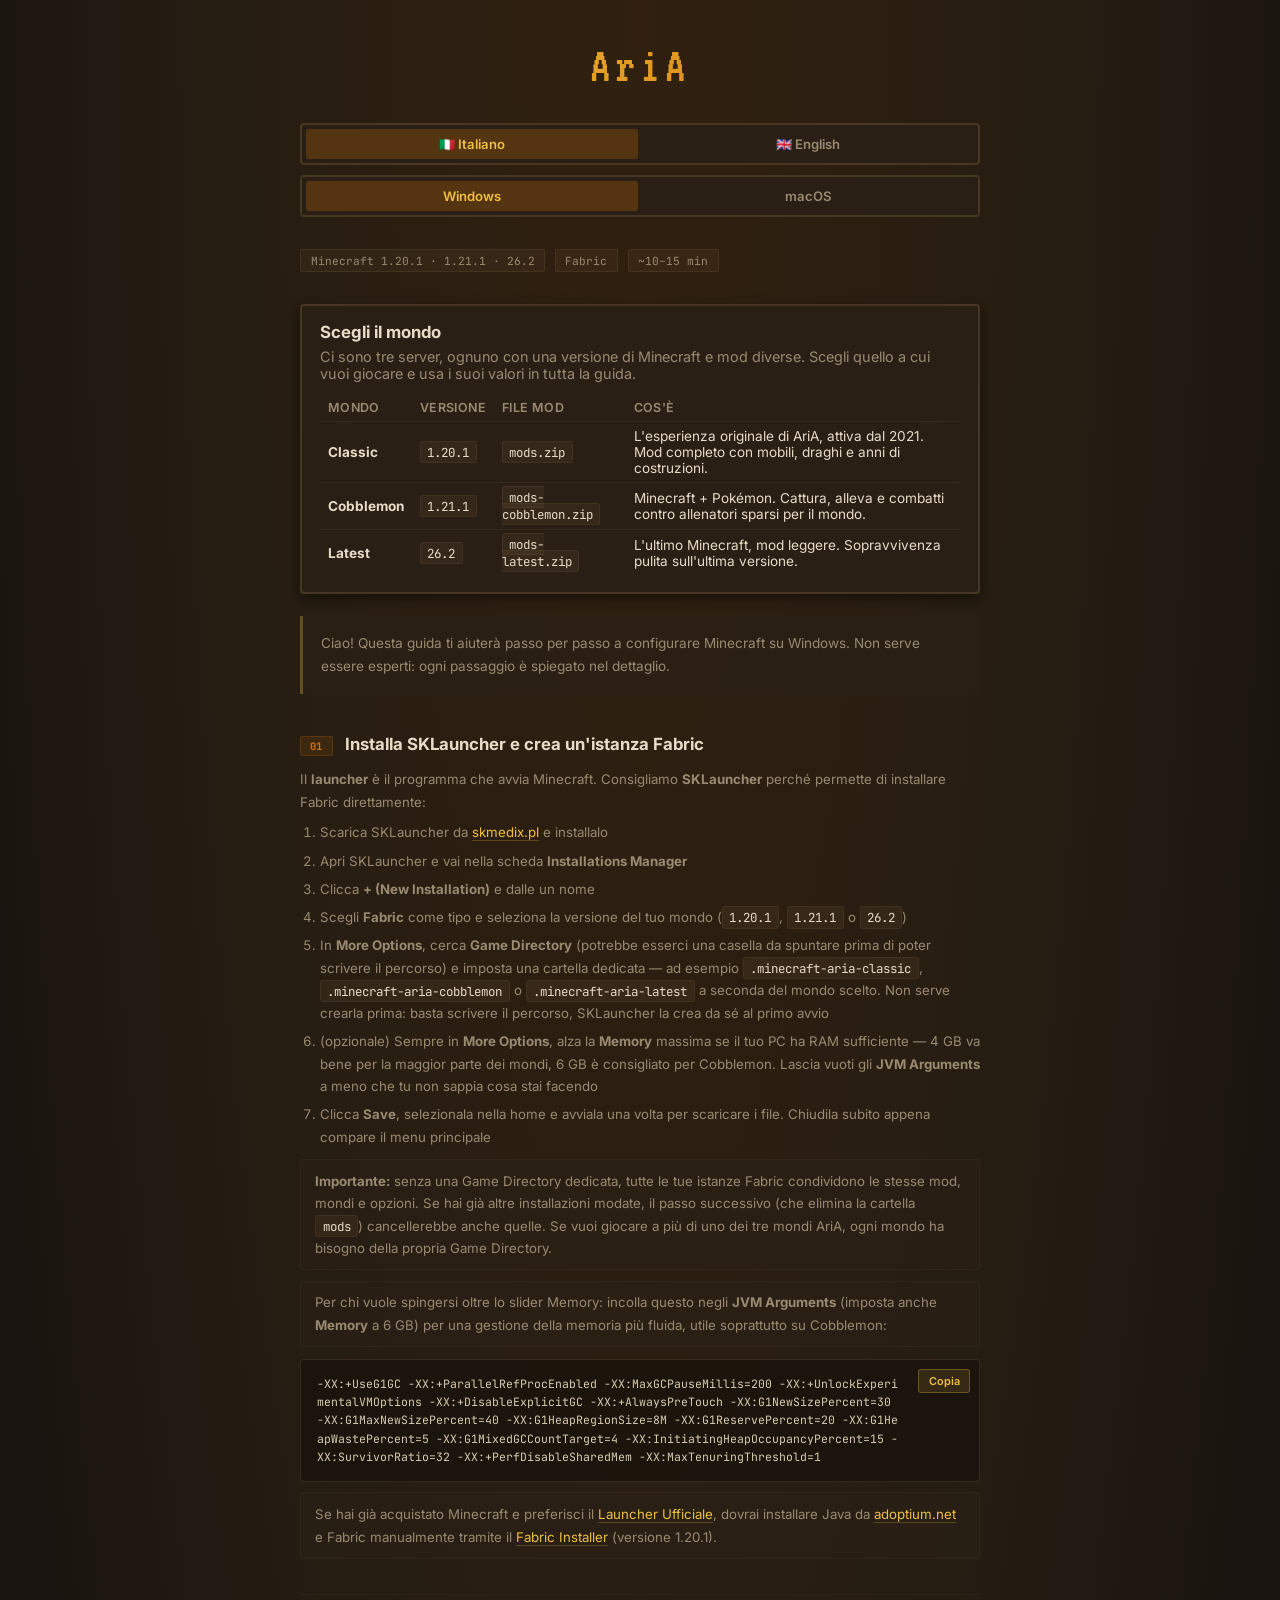
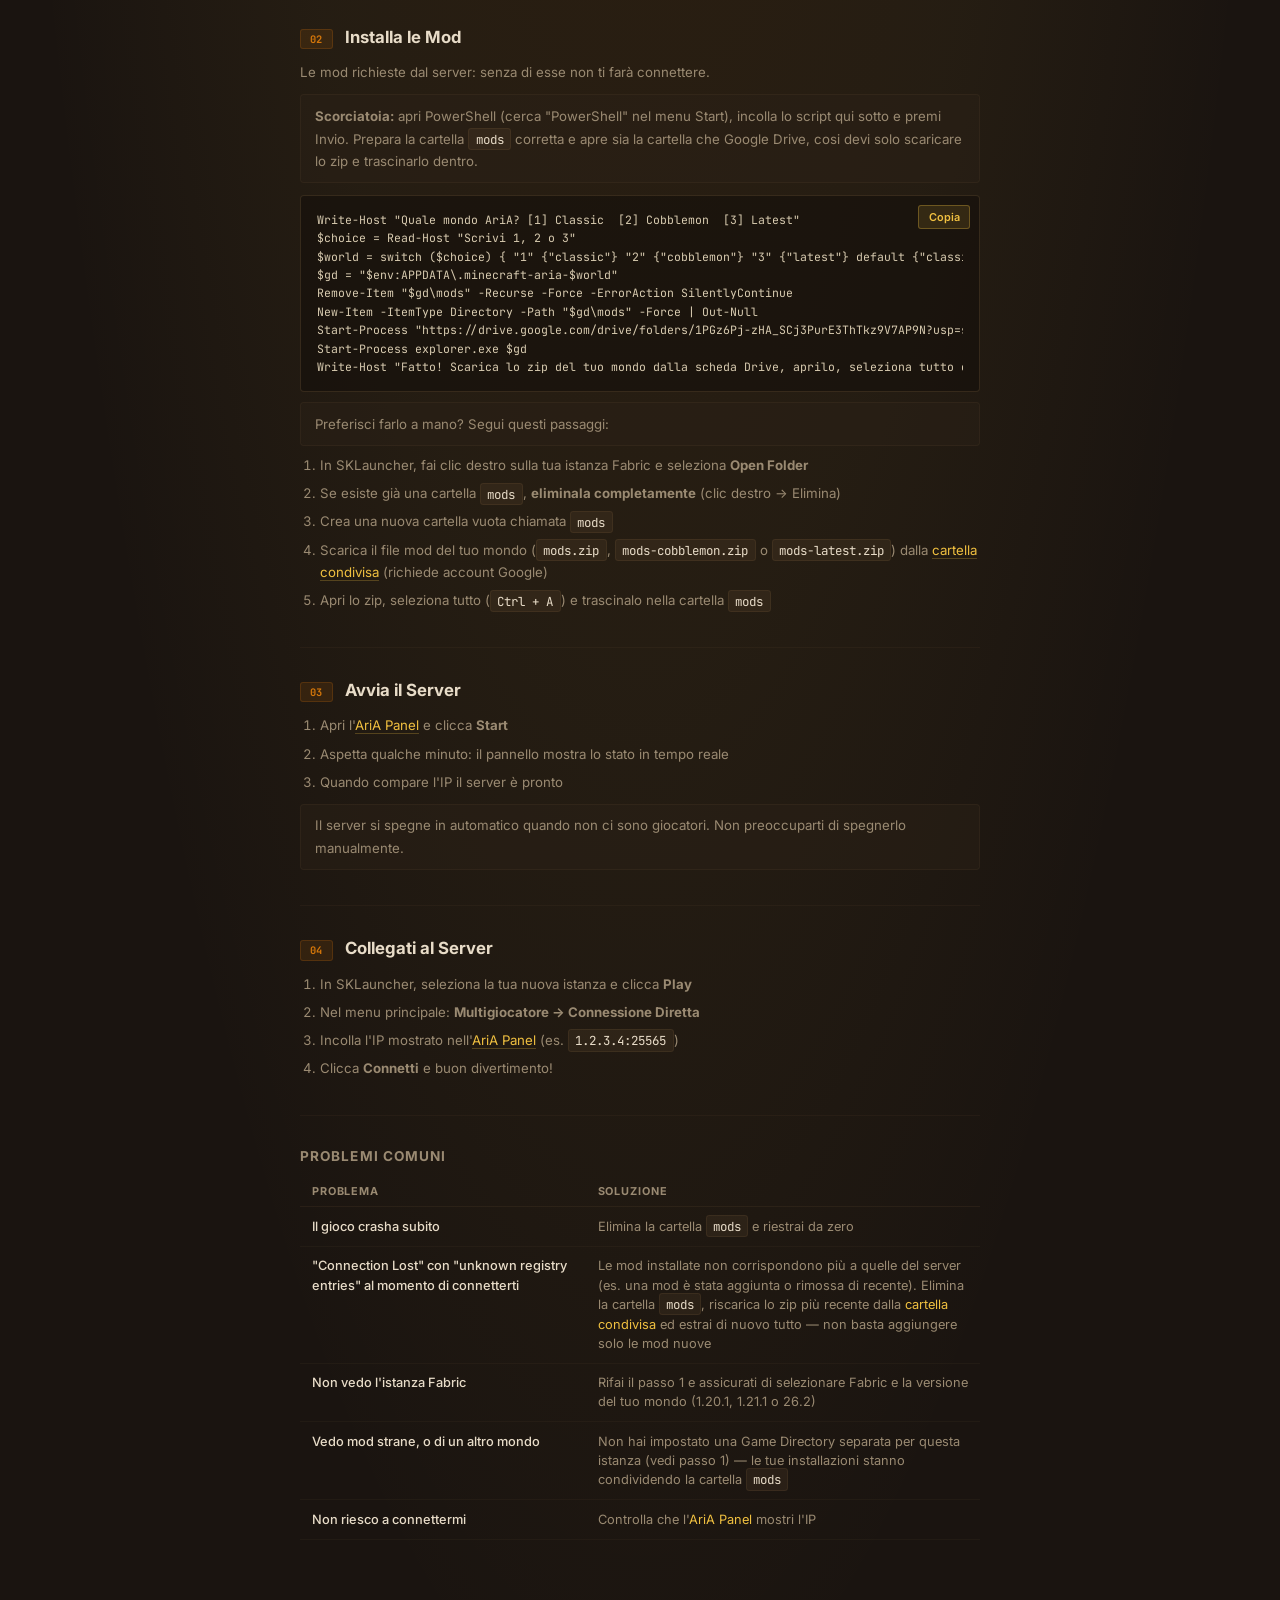
<file: index.html>
<!doctype html>
<html lang="en">
<head>
  <meta charset="utf-8">
  <meta name="viewport" content="width=device-width, initial-scale=1">
  <title>AriA Server: Setup Guide</title>
  <link rel="stylesheet" href="style.css">
  <style>
    /* ── Toggles ── */
    .toggles {
      display: flex;
      flex-direction: column;
      gap: 0.6rem;
      margin-bottom: 2rem;
    }
    .toggle-group {
      display: flex;
      background: rgba(42, 32, 22, 0.9);
      border: 2px solid rgba(139, 109, 68, 0.3);
      border-radius: 4px;
      padding: 0.25rem;
      gap: 0.25rem;
    }
    .toggle-btn {
      flex: 1;
      padding: 0.45rem 0.5rem;
      border: none;
      border-radius: 3px;
      background: transparent;
      color: #9a8a72;
      font-family: 'Inter', system-ui, sans-serif;
      font-size: 0.82rem;
      font-weight: 600;
      cursor: pointer;
      transition: background 0.15s, color 0.15s;
    }
    .toggle-btn.active {
      background: rgba(212, 118, 10, 0.25);
      color: #f0c040;
    }
    .toggle-btn:hover:not(.active) { color: #e8dcc8; }

    .world-pick {
      background: rgba(42, 32, 22, 0.9);
      border: 2px solid rgba(139, 109, 68, 0.3);
      border-radius: 4px;
      padding: 16px 18px;
      margin: 0 0 22px;
      box-shadow: 0 4px 12px rgba(0,0,0,0.5);
    }
    .world-pick h2 { margin: 0 0 6px; font-size: 1.05rem; color: #e8dcc8; }
    .world-pick p { margin: 0 0 12px; font-size: .9rem; color: #9a8a72; }
    .world-pick table { width: 100%; border-collapse: collapse; font-size: .85rem; }
    .world-pick th, .world-pick td { text-align: left; padding: 6px 8px; border-bottom: 1px solid rgba(139, 109, 68, 0.15); color: #e8dcc8; }
    .world-pick th { font-weight: 600; color: #9a8a72; font-size: .78rem; text-transform: uppercase; letter-spacing: .03em; }
    .world-pick tr:last-child td { border-bottom: none; }
    @media (max-width: 560px) { .world-pick table, .world-pick thead, .world-pick tbody,
      .world-pick tr, .world-pick th, .world-pick td { display: block; }
      .world-pick thead { display: none; }
      .world-pick tr { margin-bottom: 10px; border-bottom: 1px solid rgba(139, 109, 68, 0.2); } }
  </style>
</head>
<body>
  <div class="guide-wrap">

    <div style="text-align:center; margin-bottom:2rem;">
      <p class="brand">AriA</p>
    </div>

    <div class="toggles">
      <div class="toggle-group">
        <button class="toggle-btn active" onclick="setLang('it', this)">🇮🇹 Italiano</button>
        <button class="toggle-btn" onclick="setLang('en', this)">🇬🇧 English</button>
      </div>
      <div class="toggle-group">
        <button class="toggle-btn active" onclick="setOs('windows', this)">Windows</button>
        <button class="toggle-btn" onclick="setOs('mac', this)">macOS</button>
      </div>
    </div>

    <!-- ───────────────────────────── IT WINDOWS ───────────────────────────── -->
    <div data-guide="it-windows">

      <div class="meta">
        <span>Minecraft 1.20.1 · 1.21.1 · 26.2</span><span>Fabric</span><span>~10–15 min</span>
      </div>
      <div class="world-pick"><h2>Scegli il mondo</h2><p>Ci sono tre server, ognuno con una versione di Minecraft e mod diverse. Scegli quello a cui vuoi giocare e usa i suoi valori in tutta la guida.</p><table><thead><tr><th>Mondo</th><th>Versione</th><th>File mod</th><th>Cos'è</th></tr></thead><tbody><tr><td><strong>Classic</strong></td><td><code>1.20.1</code></td><td><code>mods.zip</code></td><td>L'esperienza originale di AriA, attiva dal 2021. Mod completo con mobili, draghi e anni di costruzioni.</td></tr><tr><td><strong>Cobblemon</strong></td><td><code>1.21.1</code></td><td><code>mods-cobblemon.zip</code></td><td>Minecraft + Pokémon. Cattura, alleva e combatti contro allenatori sparsi per il mondo.</td></tr><tr><td><strong>Latest</strong></td><td><code>26.2</code></td><td><code>mods-latest.zip</code></td><td>L'ultimo Minecraft, mod leggere. Sopravvivenza pulita sull'ultima versione.</td></tr></tbody></table></div>
      <p class="intro">Ciao! Questa guida ti aiuterà passo per passo a configurare Minecraft su Windows. Non serve essere esperti: ogni passaggio è spiegato nel dettaglio.</p>

      <div class="step">
        <div class="step-header"><span class="step-num">01</span><h2>Installa SKLauncher e crea un'istanza Fabric</h2></div>
        <p>Il <strong>launcher</strong> è il programma che avvia Minecraft. Consigliamo <strong>SKLauncher</strong> perché permette di installare Fabric direttamente:</p>
        <ol>
          <li>Scarica SKLauncher da <a href="https://skmedix.pl/" target="_blank" rel="noopener">skmedix.pl</a> e installalo</li>
          <li>Apri SKLauncher e vai nella scheda <strong>Installations Manager</strong></li>
          <li>Clicca <strong>+ (New Installation)</strong> e dalle un nome</li>
          <li>Scegli <strong>Fabric</strong> come tipo e seleziona la versione del tuo mondo (<code>1.20.1</code>, <code>1.21.1</code> o <code>26.2</code>)</li>
          <li>In <strong>More Options</strong>, cerca <strong>Game Directory</strong> (potrebbe esserci una casella da spuntare prima di poter scrivere il percorso) e imposta una cartella dedicata — ad esempio <code>.minecraft-aria-classic</code>, <code>.minecraft-aria-cobblemon</code> o <code>.minecraft-aria-latest</code> a seconda del mondo scelto. Non serve crearla prima: basta scrivere il percorso, SKLauncher la crea da sé al primo avvio</li>
          <li>(opzionale) Sempre in <strong>More Options</strong>, alza la <strong>Memory</strong> massima se il tuo PC ha RAM sufficiente — 4 GB va bene per la maggior parte dei mondi, 6 GB è consigliato per Cobblemon. Lascia vuoti gli <strong>JVM Arguments</strong> a meno che tu non sappia cosa stai facendo</li>
          <li>Clicca <strong>Save</strong>, selezionala nella home e avviala una volta per scaricare i file. Chiudila subito appena compare il menu principale</li>
        </ol>
        <p class="note"><strong>Importante:</strong> senza una Game Directory dedicata, tutte le tue istanze Fabric condividono le stesse mod, mondi e opzioni. Se hai già altre installazioni modate, il passo successivo (che elimina la cartella <code>mods</code>) cancellerebbe anche quelle. Se vuoi giocare a più di uno dei tre mondi AriA, ogni mondo ha bisogno della propria Game Directory.</p>
        <p class="note">Per chi vuole spingersi oltre lo slider Memory: incolla questo negli <strong>JVM Arguments</strong> (imposta anche <strong>Memory</strong> a 6 GB) per una gestione della memoria più fluida, utile soprattutto su Cobblemon:</p>
        <div class="script-box">
          <button class="script-copy-btn" onclick="copyScript(this)">Copia</button>
          <pre class="wrap">-XX:+UseG1GC -XX:+ParallelRefProcEnabled -XX:MaxGCPauseMillis=200 -XX:+UnlockExperimentalVMOptions -XX:+DisableExplicitGC -XX:+AlwaysPreTouch -XX:G1NewSizePercent=30 -XX:G1MaxNewSizePercent=40 -XX:G1HeapRegionSize=8M -XX:G1ReservePercent=20 -XX:G1HeapWastePercent=5 -XX:G1MixedGCCountTarget=4 -XX:InitiatingHeapOccupancyPercent=15 -XX:SurvivorRatio=32 -XX:+PerfDisableSharedMem -XX:MaxTenuringThreshold=1</pre>
        </div>
        <p class="note">Se hai già acquistato Minecraft e preferisci il <a href="https://www.minecraft.net/it-it/download" target="_blank" rel="noopener">Launcher Ufficiale</a>, dovrai installare Java da <a href="https://adoptium.net/" target="_blank" rel="noopener">adoptium.net</a> e Fabric manualmente tramite il <a href="https://maven.fabricmc.net/net/fabricmc/fabric-installer/1.0.3/fabric-installer-1.0.3.jar">Fabric Installer</a> (versione 1.20.1).</p>
      </div><hr class="divider">

      <div class="step">
        <div class="step-header"><span class="step-num">02</span><h2>Installa le Mod</h2></div>
        <p>Le mod richieste dal server: senza di esse non ti farà connettere.</p>
        <p class="note"><strong>Scorciatoia:</strong> apri PowerShell (cerca "PowerShell" nel menu Start), incolla lo script qui sotto e premi Invio. Prepara la cartella <code>mods</code> corretta e apre sia la cartella che Google Drive, cosi devi solo scaricare lo zip e trascinarlo dentro.</p>
        <div class="script-box">
          <button class="script-copy-btn" onclick="copyScript(this, 'ps-it-win')">Copia</button>
          <pre id="ps-it-win">Write-Host "Quale mondo AriA? [1] Classic  [2] Cobblemon  [3] Latest"
$choice = Read-Host "Scrivi 1, 2 o 3"
$world = switch ($choice) { "1" {"classic"} "2" {"cobblemon"} "3" {"latest"} default {"classic"} }
$gd = "$env:APPDATA\.minecraft-aria-$world"
Remove-Item "$gd\mods" -Recurse -Force -ErrorAction SilentlyContinue
New-Item -ItemType Directory -Path "$gd\mods" -Force | Out-Null
Start-Process "https://drive.google.com/drive/folders/1PGz6Pj-zHA_SCj3PurE3ThTkz9V7AP9N?usp=sharing"
Start-Process explorer.exe $gd
Write-Host "Fatto! Scarica lo zip del tuo mondo dalla scheda Drive, aprilo, seleziona tutto e trascinalo nella cartella mods appena apertasi."</pre>
        </div>
        <p class="note">Preferisci farlo a mano? Segui questi passaggi:</p>
        <ol>
          <li>In SKLauncher, fai clic destro sulla tua istanza Fabric e seleziona <strong>Open Folder</strong></li>
          <li>Se esiste già una cartella <code>mods</code>, <strong>eliminala completamente</strong> (clic destro → Elimina)</li>
          <li>Crea una nuova cartella vuota chiamata <code>mods</code></li>
          <li>Scarica il file mod del tuo mondo (<code>mods.zip</code>, <code>mods-cobblemon.zip</code> o <code>mods-latest.zip</code>) dalla <a href="https://drive.google.com/drive/folders/1PGz6Pj-zHA_SCj3PurE3ThTkz9V7AP9N?usp=sharing" target="_blank" rel="noopener">cartella condivisa</a> (richiede account Google)</li>
          <li>Apri lo zip, seleziona tutto (<code>Ctrl + A</code>) e trascinalo nella cartella <code>mods</code></li>
        </ol>
      </div><hr class="divider">

      <div class="step">
        <div class="step-header"><span class="step-num">03</span><h2>Avvia il Server</h2></div>
        <ol>
          <li>Apri l'<a href="https://aria-mc-server-972697371927.europe-west8.run.app/" target="_blank" rel="noopener">AriA Panel</a> e clicca <strong>Start</strong></li>
          <li>Aspetta qualche minuto: il pannello mostra lo stato in tempo reale</li>
          <li>Quando compare l'IP il server è pronto</li>
        </ol>
        <p class="note">Il server si spegne in automatico quando non ci sono giocatori. Non preoccuparti di spegnerlo manualmente.</p>
      </div><hr class="divider">

      <div class="step">
        <div class="step-header"><span class="step-num">04</span><h2>Collegati al Server</h2></div>
        <ol>
          <li>In SKLauncher, seleziona la tua nuova istanza e clicca <strong>Play</strong></li>
          <li>Nel menu principale: <strong>Multigiocatore → Connessione Diretta</strong></li>
          <li>Incolla l'IP mostrato nell'<a href="https://aria-mc-server-972697371927.europe-west8.run.app/" target="_blank" rel="noopener">AriA Panel</a> (es. <code>1.2.3.4:25565</code>)</li>
          <li>Clicca <strong>Connetti</strong> e buon divertimento!</li>
        </ol>
      </div><hr class="divider">

      <h2 class="trouble-title">Problemi comuni</h2>
      <table class="trouble-table">
        <thead><tr><th>Problema</th><th>Soluzione</th></tr></thead>
        <tbody>
          <tr><td>Il gioco crasha subito</td><td>Elimina la cartella <code>mods</code> e riestrai da zero</td></tr>
          <tr><td>"Connection Lost" con "unknown registry entries" al momento di connetterti</td><td>Le mod installate non corrispondono più a quelle del server (es. una mod è stata aggiunta o rimossa di recente). Elimina la cartella <code>mods</code>, riscarica lo zip più recente dalla <a href="https://drive.google.com/drive/folders/1PGz6Pj-zHA_SCj3PurE3ThTkz9V7AP9N?usp=sharing" target="_blank" rel="noopener">cartella condivisa</a> ed estrai di nuovo tutto — non basta aggiungere solo le mod nuove</td></tr>
          <tr><td>Non vedo l'istanza Fabric</td><td>Rifai il passo 1 e assicurati di selezionare Fabric e la versione del tuo mondo (1.20.1, 1.21.1 o 26.2)</td></tr>
          <tr><td>Vedo mod strane, o di un altro mondo</td><td>Non hai impostato una Game Directory separata per questa istanza (vedi passo 1) — le tue installazioni stanno condividendo la cartella <code>mods</code></td></tr>
          <tr><td>Non riesco a connettermi</td><td>Controlla che l'<a href="https://aria-mc-server-972697371927.europe-west8.run.app/">AriA Panel</a> mostri l'IP</td></tr>
        </tbody>
      </table>

    </div>

    <!-- ───────────────────────────── IT MAC ───────────────────────────── -->
    <div data-guide="it-mac" style="display:none">

      <div class="meta">
        <span>Minecraft 1.20.1 · 1.21.1 · 26.2</span><span>Fabric</span><span>~10–15 min</span>
      </div>
      <div class="world-pick"><h2>Scegli il mondo</h2><p>Ci sono tre server, ognuno con una versione di Minecraft e mod diverse. Scegli quello a cui vuoi giocare e usa i suoi valori in tutta la guida.</p><table><thead><tr><th>Mondo</th><th>Versione</th><th>File mod</th><th>Cos'è</th></tr></thead><tbody><tr><td><strong>Classic</strong></td><td><code>1.20.1</code></td><td><code>mods.zip</code></td><td>L'esperienza originale di AriA, attiva dal 2021. Mod completo con mobili, draghi e anni di costruzioni.</td></tr><tr><td><strong>Cobblemon</strong></td><td><code>1.21.1</code></td><td><code>mods-cobblemon.zip</code></td><td>Minecraft + Pokémon. Cattura, alleva e combatti contro allenatori sparsi per il mondo.</td></tr><tr><td><strong>Latest</strong></td><td><code>26.2</code></td><td><code>mods-latest.zip</code></td><td>L'ultimo Minecraft, mod leggere. Sopravvivenza pulita sull'ultima versione.</td></tr></tbody></table></div>
      <p class="intro">Ciao! Questa guida ti aiuterà passo per passo a configurare Minecraft su Mac. Non serve essere esperti: ogni passaggio è spiegato nel dettaglio.</p>

      <div class="step">
        <div class="step-header"><span class="step-num">01</span><h2>Installa SKLauncher e crea un'istanza Fabric</h2></div>
        <p>Il <strong>launcher</strong> è il programma che avvia Minecraft. Consigliamo <strong>SKLauncher</strong> perché permette di installare Fabric direttamente:</p>
        <ol>
          <li>Scarica SKLauncher da <a href="https://skmedix.pl/" target="_blank" rel="noopener">skmedix.pl</a> e installalo</li>
          <li>Apri SKLauncher e vai nella scheda <strong>Installations Manager</strong></li>
          <li>Clicca <strong>+ (New Installation)</strong> e dalle un nome</li>
          <li>Scegli <strong>Fabric</strong> come tipo e seleziona la versione del tuo mondo (<code>1.20.1</code>, <code>1.21.1</code> o <code>26.2</code>)</li>
          <li>In <strong>More Options</strong>, cerca <strong>Game Directory</strong> (potrebbe esserci una casella da spuntare prima di poter scrivere il percorso) e imposta una cartella dedicata — ad esempio <code>.minecraft-aria-classic</code>, <code>.minecraft-aria-cobblemon</code> o <code>.minecraft-aria-latest</code> a seconda del mondo scelto. Non serve crearla prima: basta scrivere il percorso, SKLauncher la crea da sé al primo avvio</li>
          <li>(opzionale) Sempre in <strong>More Options</strong>, alza la <strong>Memory</strong> massima se il tuo PC ha RAM sufficiente — 4 GB va bene per la maggior parte dei mondi, 6 GB è consigliato per Cobblemon. Lascia vuoti gli <strong>JVM Arguments</strong> a meno che tu non sappia cosa stai facendo</li>
          <li>Clicca <strong>Save</strong>, selezionala nella home e avviala una volta per scaricare i file. Chiudila subito appena compare il menu principale</li>
        </ol>
        <p class="note"><strong>Importante:</strong> senza una Game Directory dedicata, tutte le tue istanze Fabric condividono le stesse mod, mondi e opzioni. Se hai già altre installazioni modate, il passo successivo (che elimina la cartella <code>mods</code>) cancellerebbe anche quelle. Se vuoi giocare a più di uno dei tre mondi AriA, ogni mondo ha bisogno della propria Game Directory.</p>
        <p class="note">Per chi vuole spingersi oltre lo slider Memory: incolla questo negli <strong>JVM Arguments</strong> (imposta anche <strong>Memory</strong> a 6 GB) per una gestione della memoria più fluida, utile soprattutto su Cobblemon:</p>
        <div class="script-box">
          <button class="script-copy-btn" onclick="copyScript(this)">Copia</button>
          <pre class="wrap">-XX:+UseG1GC -XX:+ParallelRefProcEnabled -XX:MaxGCPauseMillis=200 -XX:+UnlockExperimentalVMOptions -XX:+DisableExplicitGC -XX:+AlwaysPreTouch -XX:G1NewSizePercent=30 -XX:G1MaxNewSizePercent=40 -XX:G1HeapRegionSize=8M -XX:G1ReservePercent=20 -XX:G1HeapWastePercent=5 -XX:G1MixedGCCountTarget=4 -XX:InitiatingHeapOccupancyPercent=15 -XX:SurvivorRatio=32 -XX:+PerfDisableSharedMem -XX:MaxTenuringThreshold=1</pre>
        </div>
        <p class="note">Se hai già acquistato Minecraft e preferisci il <a href="https://www.minecraft.net/it-it/download" target="_blank" rel="noopener">Launcher Ufficiale</a>, dovrai installare Java da <a href="https://adoptium.net/" target="_blank" rel="noopener">adoptium.net</a> e Fabric manualmente tramite il <a href="https://maven.fabricmc.net/net/fabricmc/fabric-installer/1.0.3/fabric-installer-1.0.3.jar">Fabric Installer</a> (versione 1.20.1).</p>
      </div><hr class="divider">

      <div class="step">
        <div class="step-header"><span class="step-num">02</span><h2>Installa le Mod</h2></div>
        <p>Le mod richieste dal server: senza di esse non ti farà connettere.</p>
        <ol>
          <li>In SKLauncher, fai clic destro sulla tua istanza Fabric e seleziona <strong>Open Folder</strong></li>
          <li>Se esiste già una cartella <code>mods</code>, <strong>eliminala</strong> (clic destro → Sposta nel cestino)</li>
          <li>Crea una nuova cartella <code>mods</code></li>
          <li>Scarica il file mod del tuo mondo (<code>mods.zip</code>, <code>mods-cobblemon.zip</code> o <code>mods-latest.zip</code>) dalla <a href="https://drive.google.com/drive/folders/1PGz6Pj-zHA_SCj3PurE3ThTkz9V7AP9N?usp=sharing" target="_blank" rel="noopener">cartella condivisa</a></li>
          <li>Apri lo zip, seleziona tutto (<code>Cmd + A</code>) e trascinalo in <code>mods</code></li>
        </ol>
      </div><hr class="divider">

      <div class="step">
        <div class="step-header"><span class="step-num">03</span><h2>Avvia il Server</h2></div>
        <ol>
          <li>Apri l'<a href="https://aria-mc-server-972697371927.europe-west8.run.app/" target="_blank" rel="noopener">AriA Panel</a> e clicca <strong>Start</strong></li>
          <li>Aspetta qualche minuto: il pannello mostra lo stato in tempo reale</li>
          <li>Quando compare l'IP il server è pronto</li>
        </ol>
        <p class="note">Il server si spegne in automatico quando non ci sono giocatori.</p>
      </div><hr class="divider">

      <div class="step">
        <div class="step-header"><span class="step-num">04</span><h2>Collegati al Server</h2></div>
        <ol>
          <li>In SKLauncher, seleziona la tua nuova istanza e clicca <strong>Play</strong></li>
          <li>Nel menu principale: <strong>Multigiocatore → Connessione Diretta</strong></li>
          <li>Incolla l'IP mostrato nell'<a href="https://aria-mc-server-972697371927.europe-west8.run.app/" target="_blank" rel="noopener">AriA Panel</a> (es. <code>1.2.3.4:25565</code>)</li>
          <li>Clicca <strong>Connetti</strong> e buon divertimento!</li>
        </ol>
      </div><hr class="divider">

      <h2 class="trouble-title">Problemi comuni</h2>
      <table class="trouble-table">
        <thead><tr><th>Problema</th><th>Soluzione</th></tr></thead>
        <tbody>
          <tr><td>Il gioco crasha subito</td><td>Elimina la cartella <code>mods</code> e riestrai da zero</td></tr>
          <tr><td>"Connection Lost" con "unknown registry entries" al momento di connetterti</td><td>Le mod installate non corrispondono più a quelle del server (es. una mod è stata aggiunta o rimossa di recente). Elimina la cartella <code>mods</code>, riscarica lo zip più recente dalla <a href="https://drive.google.com/drive/folders/1PGz6Pj-zHA_SCj3PurE3ThTkz9V7AP9N?usp=sharing" target="_blank" rel="noopener">cartella condivisa</a> ed estrai di nuovo tutto — non basta aggiungere solo le mod nuove</td></tr>
          <tr><td>Non vedo l'istanza Fabric</td><td>Rifai il passo 1 e assicurati di selezionare Fabric e la versione del tuo mondo (1.20.1, 1.21.1 o 26.2)</td></tr>
          <tr><td>Vedo mod strane, o di un altro mondo</td><td>Non hai impostato una Game Directory separata per questa istanza (vedi passo 1) — le tue installazioni stanno condividendo la cartella <code>mods</code></td></tr>
          <tr><td>Non riesco a connettermi</td><td>Controlla che l'<a href="https://aria-mc-server-972697371927.europe-west8.run.app/">AriA Panel</a> mostri l'IP</td></tr>
        </tbody>
      </table>

    </div>

    <!-- ───────────────────────────── EN WINDOWS ───────────────────────────── -->
    <div data-guide="en-windows" style="display:none">

      <div class="meta">
        <span>Minecraft 1.20.1 · 1.21.1 · 26.2</span><span>Fabric</span><span>~10–15 min</span>
      </div>
      <div class="world-pick"><h2>Choose your world</h2><p>There are three servers, each running a different Minecraft version with a different mod set. Pick the one you want to play and use its values throughout this guide.</p><table><thead><tr><th>World</th><th>Version</th><th>Mod file</th><th>What it is</th></tr></thead><tbody><tr><td><strong>Classic</strong></td><td><code>1.20.1</code></td><td><code>mods.zip</code></td><td>The original AriA experience, running since 2021. Full mod set with furniture, dragons and years of builds.</td></tr><tr><td><strong>Cobblemon</strong></td><td><code>1.21.1</code></td><td><code>mods-cobblemon.zip</code></td><td>Minecraft + Pok&eacute;mon. Catch, breed and battle trainers scattered across the world.</td></tr><tr><td><strong>Latest</strong></td><td><code>26.2</code></td><td><code>mods-latest.zip</code></td><td>Latest Minecraft, lightweight mods. Clean survival on the newest version.</td></tr></tbody></table></div>
      <p class="intro">Hey! This guide walks you through setting up Minecraft on Windows step by step. No experience required.</p>

      <div class="step">
        <div class="step-header"><span class="step-num">01</span><h2>Install SKLauncher and create a Fabric instance</h2></div>
        <p>The <strong>launcher</strong> is the app that starts Minecraft. We recommend <strong>SKLauncher</strong> because it can install Fabric directly:</p>
        <ol>
          <li>Download SKLauncher from <a href="https://skmedix.pl/" target="_blank" rel="noopener">skmedix.pl</a> and install it</li>
          <li>Open SKLauncher and go to the <strong>Installations Manager</strong> tab</li>
          <li>Click <strong>+ (New Installation)</strong> and give it a name</li>
          <li>Select <strong>Fabric</strong> as the type and choose your world's version (<code>1.20.1</code>, <code>1.21.1</code> or <code>26.2</code>)</li>
          <li>Under <strong>More Options</strong>, find <strong>Game Directory</strong> (there may be a checkbox to enable it before you can type a path) and set a dedicated folder — for example <code>.minecraft-aria-classic</code>, <code>.minecraft-aria-cobblemon</code> or <code>.minecraft-aria-latest</code> depending on the world you picked. No need to create it first: just type the path, SKLauncher creates it on first launch</li>
          <li>(optional) Still under <strong>More Options</strong>, raise the max <strong>Memory</strong> if your PC has enough RAM — 4 GB is fine for most worlds, 6 GB is recommended for Cobblemon. Leave <strong>JVM Arguments</strong> empty unless you know what you're doing</li>
          <li>Click <strong>Save</strong>, select it on the home screen and launch it once to download the files. Close it as soon as the main menu appears</li>
        </ol>
        <p class="note"><strong>Important:</strong> without a dedicated Game Directory, every Fabric installation you have shares the same mods, worlds and options. If you already have other modded installs, the next step (which deletes the <code>mods</code> folder) would wipe those out too. If you want to play more than one of the three AriA worlds, each one needs its own Game Directory.</p>
        <p class="note">If you want to go beyond the Memory slider: paste this into <strong>JVM Arguments</strong> (and set <strong>Memory</strong> to 6 GB too) for smoother memory management, most useful on Cobblemon:</p>
        <div class="script-box">
          <button class="script-copy-btn" onclick="copyScript(this)">Copy</button>
          <pre class="wrap">-XX:+UseG1GC -XX:+ParallelRefProcEnabled -XX:MaxGCPauseMillis=200 -XX:+UnlockExperimentalVMOptions -XX:+DisableExplicitGC -XX:+AlwaysPreTouch -XX:G1NewSizePercent=30 -XX:G1MaxNewSizePercent=40 -XX:G1HeapRegionSize=8M -XX:G1ReservePercent=20 -XX:G1HeapWastePercent=5 -XX:G1MixedGCCountTarget=4 -XX:InitiatingHeapOccupancyPercent=15 -XX:SurvivorRatio=32 -XX:+PerfDisableSharedMem -XX:MaxTenuringThreshold=1</pre>
        </div>
        <p class="note">If you own Minecraft and prefer the <a href="https://www.minecraft.net/en-us/download" target="_blank" rel="noopener">Official Launcher</a>, you'll need to install Java from <a href="https://adoptium.net/" target="_blank" rel="noopener">adoptium.net</a> and Fabric separately using the <a href="https://maven.fabricmc.net/net/fabricmc/fabric-installer/1.0.3/fabric-installer-1.0.3.jar">Fabric Installer</a> (version 1.20.1).</p>
      </div><hr class="divider">

      <div class="step">
        <div class="step-header"><span class="step-num">02</span><h2>Install the Mods</h2></div>
        <p class="note"><strong>Shortcut:</strong> open PowerShell (search "PowerShell" in the Start menu), paste the script below and press Enter. It sets up the correct <code>mods</code> folder and opens both it and Google Drive, so all you have to do is download the zip and drag it in.</p>
        <div class="script-box">
          <button class="script-copy-btn" onclick="copyScript(this, 'ps-en-win')">Copy</button>
          <pre id="ps-en-win">Write-Host "Which AriA world? [1] Classic  [2] Cobblemon  [3] Latest"
$choice = Read-Host "Enter 1, 2 or 3"
$world = switch ($choice) { "1" {"classic"} "2" {"cobblemon"} "3" {"latest"} default {"classic"} }
$gd = "$env:APPDATA\.minecraft-aria-$world"
Remove-Item "$gd\mods" -Recurse -Force -ErrorAction SilentlyContinue
New-Item -ItemType Directory -Path "$gd\mods" -Force | Out-Null
Start-Process "https://drive.google.com/drive/folders/1PGz6Pj-zHA_SCj3PurE3ThTkz9V7AP9N?usp=sharing"
Start-Process explorer.exe $gd
Write-Host "Done! Download this world's zip from the Drive tab, open it, select all and drag it into the mods folder that just opened."</pre>
        </div>
        <p class="note">Prefer doing it by hand? Follow these steps:</p>
        <ol>
          <li>In SKLauncher, right-click your Fabric instance and select <strong>Open Folder</strong></li>
          <li>If a <code>mods</code> folder exists, <strong>delete it entirely</strong> (right-click → Delete)</li>
          <li>Create a new empty <code>mods</code> folder</li>
          <li>Download your world's mod file (<code>mods.zip</code>, <code>mods-cobblemon.zip</code> or <code>mods-latest.zip</code>) from the <a href="https://drive.google.com/drive/folders/1PGz6Pj-zHA_SCj3PurE3ThTkz9V7AP9N?usp=sharing" target="_blank" rel="noopener">shared folder</a> (Google account required)</li>
          <li>Open the zip, select all (<code>Ctrl + A</code>) and drag into <code>mods</code></li>
        </ol>
      </div><hr class="divider">

      <div class="step">
        <div class="step-header"><span class="step-num">03</span><h2>Start the Server</h2></div>
        <ol>
          <li>Open the <a href="https://aria-mc-server-972697371927.europe-west8.run.app/" target="_blank" rel="noopener">AriA Panel</a> and click <strong>Start</strong></li>
          <li>Wait a few minutes: the panel shows live status</li>
          <li>When the IP appears, the server is ready</li>
        </ol>
        <p class="note">The server shuts down automatically when no players are online.</p>
      </div><hr class="divider">

      <div class="step">
        <div class="step-header"><span class="step-num">04</span><h2>Join the Server</h2></div>
        <ol>
          <li>In SKLauncher, select your new instance and click <strong>Play</strong></li>
          <li>In the main menu: <strong>Multiplayer → Direct Connection</strong></li>
          <li>Paste the IP from the <a href="https://aria-mc-server-972697371927.europe-west8.run.app/" target="_blank" rel="noopener">AriA Panel</a> (e.g. <code>1.2.3.4:25565</code>)</li>
          <li>Click <strong>Join Server</strong> and have fun!</li>
        </ol>
      </div><hr class="divider">

      <h2 class="trouble-title">Common Issues</h2>
      <table class="trouble-table">
        <thead><tr><th>Problem</th><th>Solution</th></tr></thead>
        <tbody>
          <tr><td>Game crashes on launch</td><td>Delete <code>mods</code> and re-extract from scratch</td></tr>
          <tr><td>"Connection Lost" with "unknown registry entries" when connecting</td><td>Your installed mods no longer match the server's (a mod was recently added or removed). Delete the <code>mods</code> folder, download the latest zip from the <a href="https://drive.google.com/drive/folders/1PGz6Pj-zHA_SCj3PurE3ThTkz9V7AP9N?usp=sharing" target="_blank" rel="noopener">shared folder</a> and extract everything again — just adding the new mod isn't enough</td></tr>
          <tr><td>Fabric instance missing</td><td>Redo step 1 and make sure you selected Fabric and your world's version (1.20.1, 1.21.1 or 26.2)</td></tr>
          <tr><td>Seeing mods from another world, or ones I didn't install</td><td>You didn't set a separate Game Directory for this instance (see step 1) — your installations are sharing the same <code>mods</code> folder</td></tr>
          <tr><td>Can't connect</td><td>Check the <a href="https://aria-mc-server-972697371927.europe-west8.run.app/">AriA Panel</a> shows an IP</td></tr>
        </tbody>
      </table>

    </div>

    <!-- ───────────────────────────── EN MAC ───────────────────────────── -->
    <div data-guide="en-mac" style="display:none">

      <div class="meta">
        <span>Minecraft 1.20.1 · 1.21.1 · 26.2</span><span>Fabric</span><span>~10–15 min</span>
      </div>
      <div class="world-pick"><h2>Choose your world</h2><p>There are three servers, each running a different Minecraft version with a different mod set. Pick the one you want to play and use its values throughout this guide.</p><table><thead><tr><th>World</th><th>Version</th><th>Mod file</th><th>What it is</th></tr></thead><tbody><tr><td><strong>Classic</strong></td><td><code>1.20.1</code></td><td><code>mods.zip</code></td><td>The original AriA experience, running since 2021. Full mod set with furniture, dragons and years of builds.</td></tr><tr><td><strong>Cobblemon</strong></td><td><code>1.21.1</code></td><td><code>mods-cobblemon.zip</code></td><td>Minecraft + Pok&eacute;mon. Catch, breed and battle trainers scattered across the world.</td></tr><tr><td><strong>Latest</strong></td><td><code>26.2</code></td><td><code>mods-latest.zip</code></td><td>Latest Minecraft, lightweight mods. Clean survival on the newest version.</td></tr></tbody></table></div>
      <p class="intro">Hey! This guide walks you through setting up Minecraft on macOS step by step. No experience required.</p>

      <div class="step">
        <div class="step-header"><span class="step-num">01</span><h2>Install SKLauncher and create a Fabric instance</h2></div>
        <p>The <strong>launcher</strong> is the app that starts Minecraft. We recommend <strong>SKLauncher</strong> because it can install Fabric directly:</p>
        <ol>
          <li>Download SKLauncher from <a href="https://skmedix.pl/" target="_blank" rel="noopener">skmedix.pl</a> and install it</li>
          <li>Open SKLauncher and go to the <strong>Installations Manager</strong> tab</li>
          <li>Click <strong>+ (New Installation)</strong> and give it a name</li>
          <li>Select <strong>Fabric</strong> as the type and choose your world's version (<code>1.20.1</code>, <code>1.21.1</code> or <code>26.2</code>)</li>
          <li>Under <strong>More Options</strong>, find <strong>Game Directory</strong> (there may be a checkbox to enable it before you can type a path) and set a dedicated folder — for example <code>.minecraft-aria-classic</code>, <code>.minecraft-aria-cobblemon</code> or <code>.minecraft-aria-latest</code> depending on the world you picked. No need to create it first: just type the path, SKLauncher creates it on first launch</li>
          <li>(optional) Still under <strong>More Options</strong>, raise the max <strong>Memory</strong> if your PC has enough RAM — 4 GB is fine for most worlds, 6 GB is recommended for Cobblemon. Leave <strong>JVM Arguments</strong> empty unless you know what you're doing</li>
          <li>Click <strong>Save</strong>, select it on the home screen and launch it once to download the files. Close it as soon as the main menu appears</li>
        </ol>
        <p class="note"><strong>Important:</strong> without a dedicated Game Directory, every Fabric installation you have shares the same mods, worlds and options. If you already have other modded installs, the next step (which deletes the <code>mods</code> folder) would wipe those out too. If you want to play more than one of the three AriA worlds, each one needs its own Game Directory.</p>
        <p class="note">If you want to go beyond the Memory slider: paste this into <strong>JVM Arguments</strong> (and set <strong>Memory</strong> to 6 GB too) for smoother memory management, most useful on Cobblemon:</p>
        <div class="script-box">
          <button class="script-copy-btn" onclick="copyScript(this)">Copy</button>
          <pre class="wrap">-XX:+UseG1GC -XX:+ParallelRefProcEnabled -XX:MaxGCPauseMillis=200 -XX:+UnlockExperimentalVMOptions -XX:+DisableExplicitGC -XX:+AlwaysPreTouch -XX:G1NewSizePercent=30 -XX:G1MaxNewSizePercent=40 -XX:G1HeapRegionSize=8M -XX:G1ReservePercent=20 -XX:G1HeapWastePercent=5 -XX:G1MixedGCCountTarget=4 -XX:InitiatingHeapOccupancyPercent=15 -XX:SurvivorRatio=32 -XX:+PerfDisableSharedMem -XX:MaxTenuringThreshold=1</pre>
        </div>
        <p class="note">If you own Minecraft and prefer the <a href="https://www.minecraft.net/en-us/download" target="_blank" rel="noopener">Official Launcher</a>, you'll need to install Java from <a href="https://adoptium.net/" target="_blank" rel="noopener">adoptium.net</a> and Fabric separately using the <a href="https://maven.fabricmc.net/net/fabricmc/fabric-installer/1.0.3/fabric-installer-1.0.3.jar">Fabric Installer</a> (version 1.20.1).</p>
      </div><hr class="divider">

      <div class="step">
        <div class="step-header"><span class="step-num">02</span><h2>Install the Mods</h2></div>
        <ol>
          <li>In SKLauncher, right-click your Fabric instance and select <strong>Open Folder</strong></li>
          <li>If a <code>mods</code> folder exists, <strong>delete it entirely</strong> (right-click → Move to Trash)</li>
          <li>Create a new empty <code>mods</code> folder</li>
          <li>Download your world's mod file (<code>mods.zip</code>, <code>mods-cobblemon.zip</code> or <code>mods-latest.zip</code>) from the <a href="https://drive.google.com/drive/folders/1PGz6Pj-zHA_SCj3PurE3ThTkz9V7AP9N?usp=sharing" target="_blank" rel="noopener">shared folder</a></li>
          <li>Open the zip, select all (<code>Cmd + A</code>) and drag into <code>mods</code></li>
        </ol>
      </div><hr class="divider">

      <div class="step">
        <div class="step-header"><span class="step-num">03</span><h2>Start the Server</h2></div>
        <ol>
          <li>Open the <a href="https://aria-mc-server-972697371927.europe-west8.run.app/" target="_blank" rel="noopener">AriA Panel</a> and click <strong>Start</strong></li>
          <li>Wait a few minutes: the panel shows live status</li>
          <li>When the IP appears, the server is ready</li>
        </ol>
        <p class="note">The server shuts down automatically when no players are online.</p>
      </div><hr class="divider">

      <div class="step">
        <div class="step-header"><span class="step-num">04</span><h2>Join the Server</h2></div>
        <ol>
          <li>In SKLauncher, select your new instance and click <strong>Play</strong></li>
          <li>In the main menu: <strong>Multiplayer → Direct Connection</strong></li>
          <li>Paste the IP from the <a href="https://aria-mc-server-972697371927.europe-west8.run.app/" target="_blank" rel="noopener">AriA Panel</a> (e.g. <code>1.2.3.4:25565</code>)</li>
          <li>Click <strong>Join Server</strong> and have fun!</li>
        </ol>
      </div><hr class="divider">

      <h2 class="trouble-title">Common Issues</h2>
      <table class="trouble-table">
        <thead><tr><th>Problem</th><th>Solution</th></tr></thead>
        <tbody>
          <tr><td>Game crashes on launch</td><td>Delete <code>mods</code> and re-extract from scratch</td></tr>
          <tr><td>"Connection Lost" with "unknown registry entries" when connecting</td><td>Your installed mods no longer match the server's (a mod was recently added or removed). Delete the <code>mods</code> folder, download the latest zip from the <a href="https://drive.google.com/drive/folders/1PGz6Pj-zHA_SCj3PurE3ThTkz9V7AP9N?usp=sharing" target="_blank" rel="noopener">shared folder</a> and extract everything again — just adding the new mod isn't enough</td></tr>
          <tr><td>Fabric instance missing</td><td>Redo step 1 and make sure you selected Fabric and your world's version (1.20.1, 1.21.1 or 26.2)</td></tr>
          <tr><td>Seeing mods from another world, or ones I didn't install</td><td>You didn't set a separate Game Directory for this instance (see step 1) — your installations are sharing the same <code>mods</code> folder</td></tr>
          <tr><td>Can't connect</td><td>Check the <a href="https://aria-mc-server-972697371927.europe-west8.run.app/">AriA Panel</a> shows an IP</td></tr>
        </tbody>
      </table>

    </div>

  </div><!-- /guide-wrap -->

  <script>
    let lang = 'it', os = 'windows';

    function show() {
      document.querySelectorAll('[data-guide]').forEach(el => {
        el.style.display = el.dataset.guide === `${lang}-${os}` ? '' : 'none';
      });
    }

    function setLang(l, btn) {
      lang = l;
      btn.closest('.toggle-group').querySelectorAll('.toggle-btn').forEach(b => b.classList.remove('active'));
      btn.classList.add('active');
      show();
    }

    function setOs(o, btn) {
      os = o;
      btn.closest('.toggle-group').querySelectorAll('.toggle-btn').forEach(b => b.classList.remove('active'));
      btn.classList.add('active');
      show();
    }

    function copyScript(btn, preId) {
      const el = preId ? document.getElementById(preId) : btn.parentElement.querySelector('pre');
      const text = el.textContent;
      navigator.clipboard.writeText(text).then(() => {
        const original = btn.textContent;
        btn.textContent = '✓';
        btn.classList.add('copied');
        setTimeout(() => { btn.textContent = original; btn.classList.remove('copied'); }, 1800);
      });
    }
  </script>
</body>
</html>
</file>
<file: style.css>
@import url('https://fonts.googleapis.com/css2?family=Inter:wght@400;600;700&family=JetBrains+Mono:wght@400;600&family=VT323&display=swap');

*, *::before, *::after { box-sizing: border-box; margin: 0; padding: 0; }

body {
  font-family: 'Inter', system-ui, sans-serif;
  background: #1a1410;
  color: #e8dcc8;
  min-height: 100vh;
  background-image: radial-gradient(ellipse at 50% 0%, rgba(212, 118, 10, 0.12) 0%, rgba(240, 192, 64, 0.05) 50%, transparent 75%);
  padding: 2.5rem 1rem 4rem;
}

/* ── Index page ── */
.index-wrap {
  max-width: 400px;
  margin: 0 auto;
  text-align: center;
}

.brand {
  font-family: 'VT323', monospace;
  font-size: 3.2rem;
  font-weight: 400;
  letter-spacing: 0.1em;
  background: linear-gradient(135deg, #f0c040 0%, #d4760a 100%);
  -webkit-background-clip: text;
  -webkit-text-fill-color: transparent;
  background-clip: text;
  margin-bottom: 0.25rem;
}

.index-subtitle {
  font-size: 0.78rem;
  color: #9a8a72;
  margin-bottom: 2.5rem;
  letter-spacing: 0.04em;
}

.guide-cards {
  display: flex;
  flex-direction: column;
  gap: 0.65rem;
}

.guide-card {
  display: flex;
  align-items: center;
  gap: 0.85rem;
  padding: 0.85rem 1.1rem;
  background: rgba(42, 32, 22, 0.9);
  border: 2px solid rgba(139, 109, 68, 0.3);
  border-radius: 4px;
  text-decoration: none;
  color: #e8dcc8;
  transition: transform 0.22s cubic-bezier(0.2, 0.8, 0.3, 1), border-color 0.15s, background 0.15s, box-shadow 0.25s;
  box-shadow: 0 4px 12px rgba(0,0,0,0.5);
}
.guide-card:hover { transform: translateY(-5px); border-color: rgba(139, 109, 68, 0.8); background: rgba(52, 42, 32, 0.98); box-shadow: 2px 2px 0 rgba(0,0,0,0.4), 4px 4px 0 rgba(0,0,0,0.2); }
.guide-card .flag { font-size: 1.4rem; flex-shrink: 0; }
.guide-card .info { text-align: left; }
.guide-card .title { font-size: 0.9rem; font-weight: 600; color: #e8dcc8; }
.guide-card .os { font-size: 0.7rem; color: #9a8a72; margin-top: 0.1rem; }

/* ── Guide page ── */
.guide-wrap {
  max-width: 680px;
  margin: 0 auto;
}

.guide-header {
  display: flex;
  align-items: center;
  gap: 1rem;
  margin-bottom: 2.5rem;
}

.back-link {
  font-size: 0.78rem;
  color: #9a8a72;
  text-decoration: none;
  display: flex;
  align-items: center;
  gap: 0.3rem;
  transition: color 0.15s;
  flex-shrink: 0;
}
.back-link:hover { color: #e8dcc8; }

.guide-title {
  font-size: 1.1rem;
  font-weight: 700;
  color: #e8dcc8;
}
.guide-title .os-tag {
  font-size: 0.7rem;
  font-weight: 400;
  color: #6b5d4a;
  margin-left: 0.5rem;
}

.meta {
  display: flex;
  gap: 0.6rem;
  flex-wrap: wrap;
  margin-bottom: 2rem;
}
.meta span {
  font-family: 'JetBrains Mono', monospace;
  font-size: 0.7rem;
  background: rgba(139, 109, 68, 0.1);
  border: 1px solid rgba(139, 109, 68, 0.18);
  border-radius: 3px;
  padding: 0.2rem 0.6rem;
  color: #9a8a72;
}

.intro {
  font-size: 0.85rem;
  color: #9a8a72;
  line-height: 1.7;
  margin-bottom: 2.5rem;
  padding: 1rem 1.1rem;
  background: rgba(42, 32, 22, 0.6);
  border-left: 3px solid rgba(240, 192, 64, 0.3);
  border-radius: 0 4px 4px 0;
}

.step {
  margin-bottom: 2.2rem;
}

.step-header {
  display: flex;
  align-items: baseline;
  gap: 0.75rem;
  margin-bottom: 0.75rem;
}

.step-num {
  font-family: 'JetBrains Mono', monospace;
  font-size: 0.65rem;
  font-weight: 700;
  color: #d4760a;
  background: rgba(212, 118, 10, 0.12);
  border: 1px solid rgba(212, 118, 10, 0.2);
  border-radius: 3px;
  padding: 0.15rem 0.55rem;
  letter-spacing: 0.05em;
  flex-shrink: 0;
}

.step h2 {
  font-size: 1.05rem;
  font-weight: 700;
  color: #e8dcc8;
}

.step-optional .step-num {
  color: #d4760a;
  background: rgba(212, 118, 10, 0.12);
  border-color: rgba(212, 118, 10, 0.2);
}

.step p, .step li {
  font-size: 0.83rem;
  color: #9a8a72;
  line-height: 1.7;
}

.step ul, .step ol {
  padding-left: 1.25rem;
  margin-top: 0.5rem;
  display: flex;
  flex-direction: column;
  gap: 0.35rem;
}

.step a { color: #f0c040; text-decoration: none; border-bottom: 1px solid rgba(240,192,64,0.25); transition: color 0.15s, border-color 0.15s; }
.step a:hover { color: #facc15; border-color: rgba(250,204,21,0.5); }

code {
  font-family: 'JetBrains Mono', monospace;
  font-size: 0.78rem;
  background: rgba(139, 109, 68, 0.12);
  border: 1px solid rgba(139, 109, 68, 0.15);
  border-radius: 3px;
  padding: 0.1rem 0.4rem;
  color: #e8dcc8;
}

.note {
  font-size: 0.78rem;
  color: #9a8a72;
  background: rgba(42, 32, 22, 0.5);
  border: 1px solid rgba(139, 109, 68, 0.1);
  border-radius: 4px;
  padding: 0.6rem 0.9rem;
  margin-top: 0.65rem;
  line-height: 1.6;
}
.note a { color: #f0c040; border-bottom: 1px solid rgba(240, 192, 64, 0.25); }

.script-box {
  position: relative;
  margin-top: 0.75rem;
  background: rgba(20, 15, 10, 0.6);
  border: 1px solid rgba(139, 109, 68, 0.25);
  border-radius: 4px;
  padding: 0.9rem 1rem;
}
.script-box pre {
  margin: 0;
  overflow-x: auto;
  font-family: 'JetBrains Mono', monospace;
  font-size: 0.72rem;
  line-height: 1.6;
  color: #d8cbb0;
  white-space: pre;
}
.script-box pre.wrap { white-space: pre-wrap; word-break: break-all; padding-right: 4rem; }
.script-copy-btn {
  position: absolute;
  top: 0.55rem;
  right: 0.55rem;
  background: rgba(240, 192, 64, 0.12);
  border: 1px solid rgba(240, 192, 64, 0.3);
  color: #f0c040;
  font-family: 'Inter', system-ui, sans-serif;
  font-size: 0.68rem;
  font-weight: 600;
  border-radius: 3px;
  padding: 0.25rem 0.6rem;
  cursor: pointer;
  transition: background 0.15s, color 0.15s;
}
.script-copy-btn:hover { background: rgba(240, 192, 64, 0.22); }
.script-copy-btn.copied { color: #7bc74d; border-color: rgba(123, 199, 77, 0.4); }

.divider {
  border: none;
  border-top: 1px solid rgba(139, 109, 68, 0.08);
  margin: 2rem 0;
}

/* ── Troubleshooting table ── */
.trouble-table {
  width: 100%;
  border-collapse: collapse;
  font-size: 0.8rem;
  margin-top: 0.75rem;
}
.trouble-table th {
  text-align: left;
  padding: 0.5rem 0.75rem;
  color: #9a8a72;
  font-size: 0.68rem;
  letter-spacing: 0.08em;
  text-transform: uppercase;
  border-bottom: 1px solid rgba(139, 109, 68, 0.12);
}
.trouble-table td {
  padding: 0.6rem 0.75rem;
  color: #9a8a72;
  border-bottom: 1px solid rgba(139, 109, 68, 0.07);
  vertical-align: top;
  line-height: 1.5;
}
.trouble-table td:first-child { color: #e8dcc8; font-weight: 500; width: 42%; }
.trouble-table a { color: #f0c040; text-decoration: none; }

.trouble-title { font-size: 0.85rem; color: #9a8a72; letter-spacing: 0.08em; text-transform: uppercase; margin-bottom: 0.75rem; }
</file>
